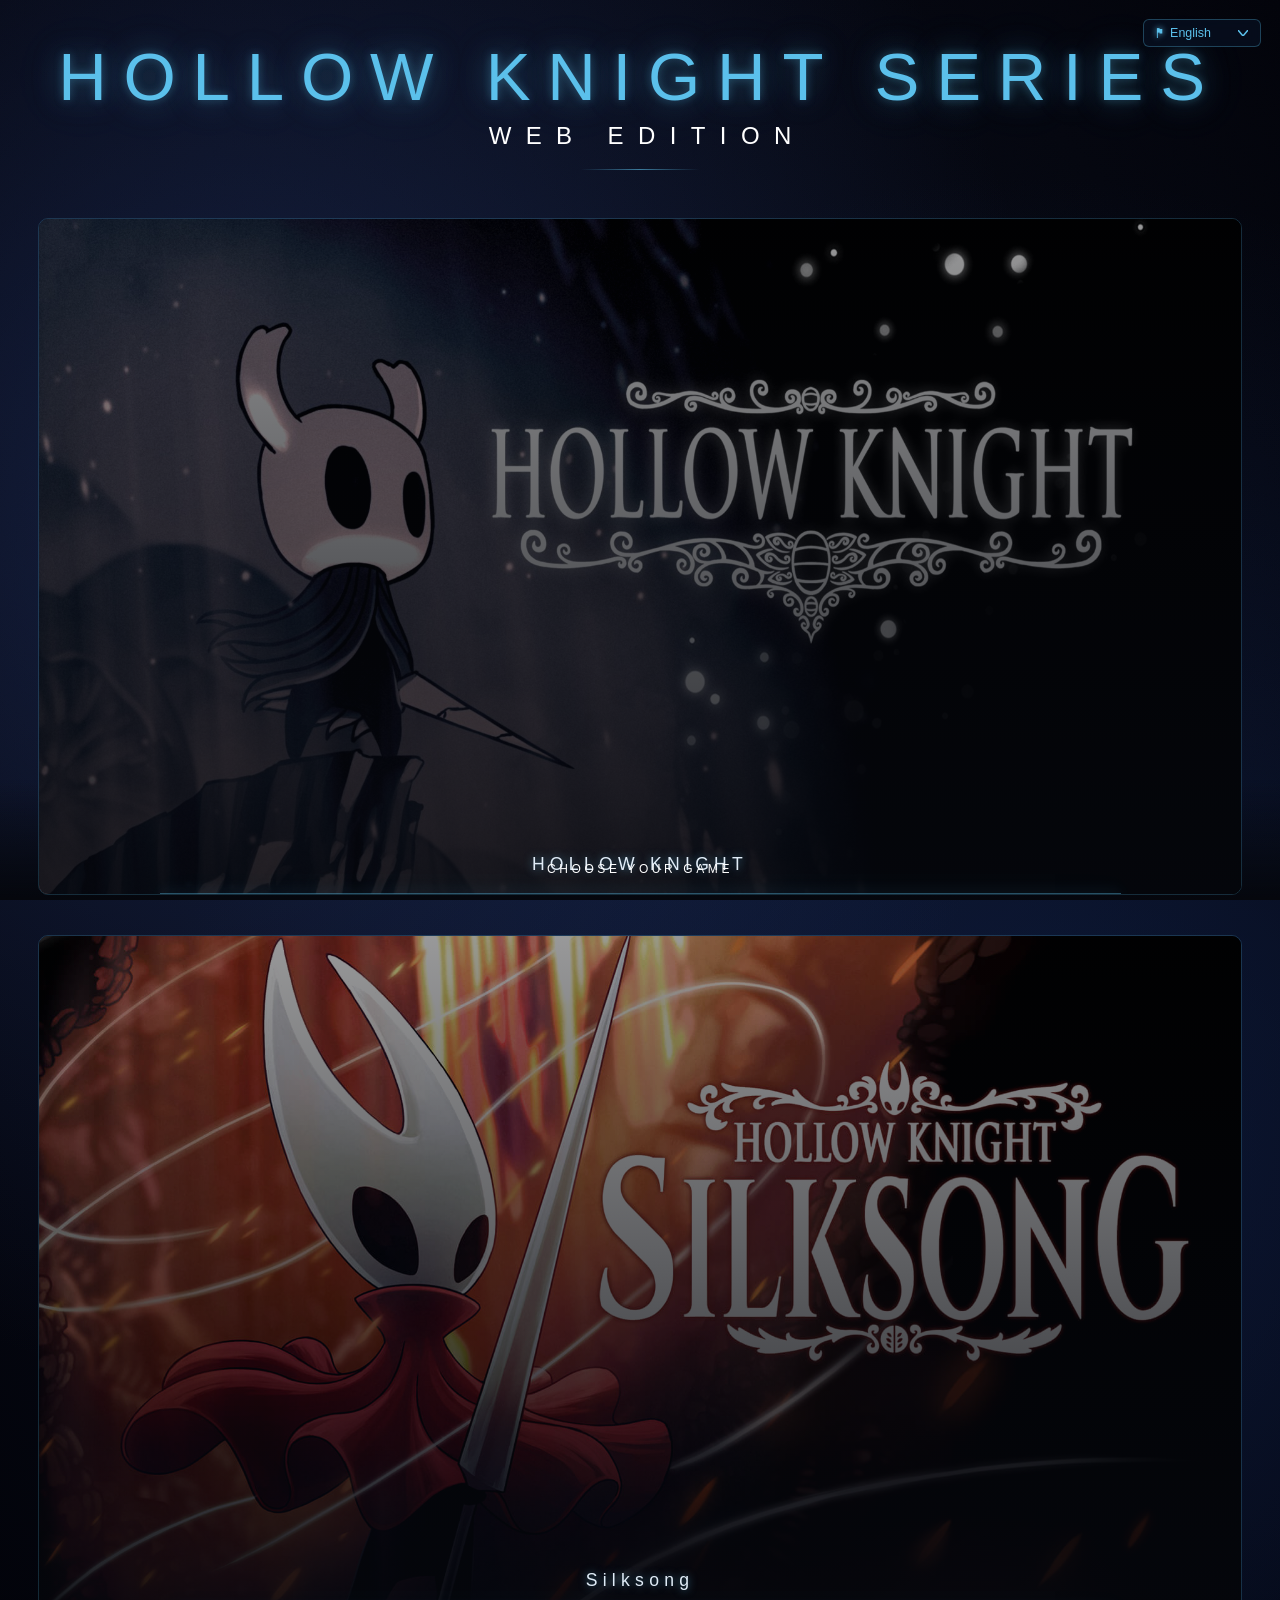
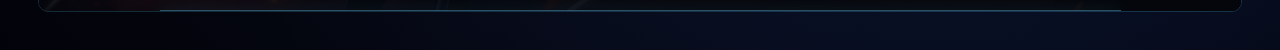
<file: index.html>
<!DOCTYPE html>
<html lang="zh-CN">
	<head>
		<meta charset="UTF-8">
		<meta name="viewport" content="width=device-width, initial-scale=1.0">
		<title data-i18n="title">空洞骑士 · Hollow Knight</title>
		<link rel="stylesheet" href="./style.css" />
	</head>
	<body>
		<!-- 语言切换下拉 -->
		<div class="lang-switch">
			<span class="lang-switch__icon">⚑</span>
			<select id="langSelect" class="lang-switch__select" aria-label="切换语言">
				<option value="zh-CN">简体中文</option>
				<option value="zh-TW">繁體中文</option>
				<option value="zh-HK">繁體香港</option>
				<option value="en-US">English</option>
				<option value="ko-KR">한국어</option>
				<option value="ja-JP">日本語</option>
				<option value="th-TH">ไทย</option>
				<option value="vi-VN">Tiếng Việt</option>
				<option value="ru-RU">Русский</option>
				<option value="kk-KZ">Қазақша</option>
				<option value="es-ES">Español</option>
				<option value="fr-FR">Français</option>
				<option value="de-DE">Deutsch</option>
				<option value="pt-BR">Português</option>
				<option value="it-IT">Italiano</option>
				<option value="tr-TR">Türkçe</option>
				<option value="nl-NL">Nederlands</option>
				<option value="ar-SA">العربية</option>
			</select>
		</div>
		<div class="fireflies" id="fireflies"></div>
		<div class="bottom-fade"></div>
		<main class="stage">
			<div class="title-wrap">
				<h1 class="title-en" data-i18n="title-en">⌈空洞骑士⌋系列</h1>
				<p class="title-cn" data-i18n="title-cn">网 页 版</p>
				<div class="divider"></div>
			</div>
			<div class="entries">
				<a class="card" href="./hk/" target="_blank">
					<img src="./hk/images/background.jpg" alt="空洞骑士" loading="lazy">
					<div class="card-label">
						<div class="card-label__line" data-i18n="card1-line">空 洞 骑 士</div>
					</div>
				</a>
				<a class="card" href="./hks/" target="_blank">
					<img src="./hks/images/background.jpg" alt="空洞骑士：丝之歌" loading="lazy">
					<div class="card-label">
						<div class="card-label__line" data-i18n="card2-line">空洞骑士：丝之歌</div>
					</div>
				</a>
			</div>
		</main>
		<div class="hint" data-i18n="hint">请 选 择 你 的 游 戏</div>
		<script defer src="./script/script.js"></script>
		<!-- 谷歌广告 -->
		<script async
			src="https://pagead2.googlesyndication.com/pagead/js/adsbygoogle.js?client=ca-pub-3670070169085381"
			crossorigin="anonymous"></script>
	</body>
</html>
</file>
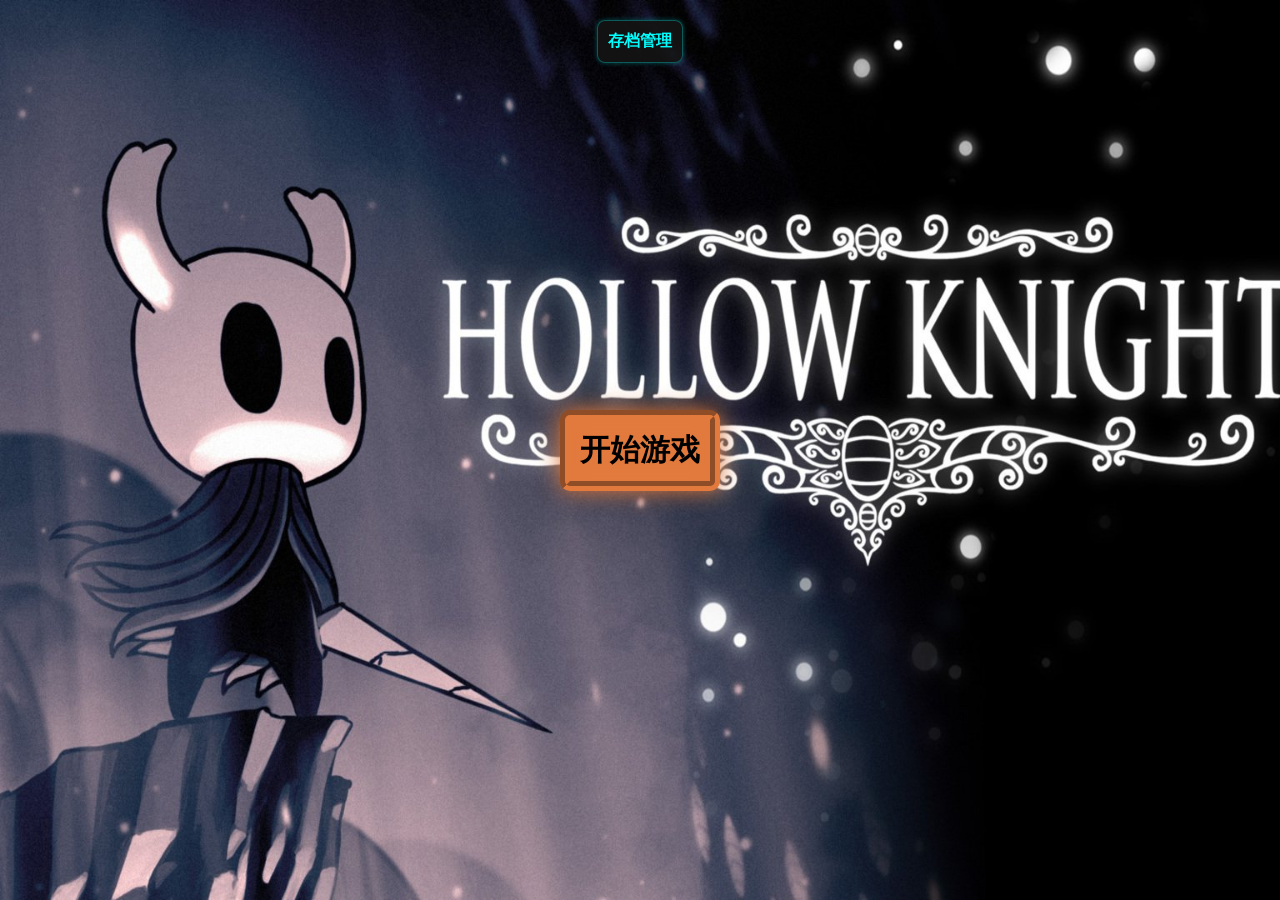
<file: hk/index.html>
<!DOCTYPE html>
<html lang="zh-CN">
	<head>
		<meta charset="utf-8">
		<meta name="viewport" content="width=device-width, initial-scale=1, viewport-fit=cover" />
		<title>空洞骑士网页版</title>
		<link rel="icon" type="image/png" href="./icon.png" />
		<link rel="stylesheet" href="./style.css" />
	</head>
	<body>
		<canvas id="unity-canvas">您的浏览器不支持 canvas</canvas>
		<!-- 移动端虚拟按键（仅触屏设备进入游戏后显示） -->
		<div id="touch-controls">
			<div class="tc-joystick" id="tc-joystick">
				<div class="tc-stick" id="tc-stick"></div>
			</div>
			<div class="tc-side">
				<div class="tc-mini-row">
					<button class="tc-btn tc-mini" data-k="map"><b>Tab</b><small>地图</small></button>
					<button class="tc-btn tc-mini" data-k="inventory"><b>I</b><small>物品</small></button>
				</div>
				<div class="tc-mini-row">
					<button class="tc-btn tc-mini" data-k="dreamnail"><b>D</b><small>梦钉</small></button>
					<button class="tc-btn tc-mini" data-k="superdash"><b>S</b><small>超冲</small></button>
					<button class="tc-btn tc-mini" data-k="quickcast"><b>F</b><small>快施</small></button>
				</div>
				<div class="tc-main">
					<button class="tc-btn tc-big" data-k="focus"><b>A</b><small>聚集</small></button>
					<button class="tc-btn tc-big" data-k="dash"><b>C</b><small>冲刺</small></button>
					<button class="tc-btn tc-big" data-k="attack"><b>X</b><small>攻击</small></button>
					<button class="tc-btn tc-big tc-jump" data-k="jump"><b>Z</b><small>跳跃</small></button>
				</div>
			</div>
		</div>
		<button id="btn-confirm">开始游戏</button>
		<!-- 存档管理 -->
		<button id="savemgr">存档管理</button>
		<!-- LOADER -->
		<div id="loader">
			<div id="progress-bar">
				<div id="progress-fill"></div>
			</div>
			<div id="loading-text">Preparing files...</div>
		</div>
		<!-- 存档管理弹窗 -->
		<div id="save-modal">
			<div id="save-modal-box">
				<div id="save-modal-title">存档管理</div>
				<div id="save-modal-tip">管理游戏存档的导出、导入、拷贝与删除</div>
				<div id="save-slots">
					<div class="slot-row" data-slot="1">
						<div class="slot-info"><span class="slot-name">存档 1</span><span class="slot-status">—</span>
						</div>
						<div class="slot-actions">
							<button class="act-btn act-export" data-act="export">导出</button>
							<button class="act-btn act-import" data-act="import">导入</button>
							<button class="act-btn act-copy" data-act="copy">拷贝</button>
							<button class="act-btn act-delete" data-act="delete">删除</button>
						</div>
					</div>
					<div class="slot-row" data-slot="2">
						<div class="slot-info"><span class="slot-name">存档 2</span><span class="slot-status">—</span>
						</div>
						<div class="slot-actions">
							<button class="act-btn act-export" data-act="export">导出</button>
							<button class="act-btn act-import" data-act="import">导入</button>
							<button class="act-btn act-copy" data-act="copy">拷贝</button>
							<button class="act-btn act-delete" data-act="delete">删除</button>
						</div>
					</div>
					<div class="slot-row" data-slot="3">
						<div class="slot-info"><span class="slot-name">存档 3</span><span class="slot-status">—</span>
						</div>
						<div class="slot-actions">
							<button class="act-btn act-export" data-act="export">导出</button>
							<button class="act-btn act-import" data-act="import">导入</button>
							<button class="act-btn act-copy" data-act="copy">拷贝</button>
							<button class="act-btn act-delete" data-act="delete">删除</button>
						</div>
					</div>
					<div class="slot-row" data-slot="4">
						<div class="slot-info"><span class="slot-name">存档 4</span><span class="slot-status">—</span>
						</div>
						<div class="slot-actions">
							<button class="act-btn act-export" data-act="export">导出</button>
							<button class="act-btn act-import" data-act="import">导入</button>
							<button class="act-btn act-copy" data-act="copy">拷贝</button>
							<button class="act-btn act-delete" data-act="delete">删除</button>
						</div>
					</div>
					<div class="slot-divider">备用存档（游戏内不会读取，仅用于数据备份与拷贝）</div>
					<div class="slot-row slot-row-backup" data-slot="5">
						<div class="slot-info"><span class="slot-name">备用 1</span><span class="slot-status">—</span>
						</div>
						<div class="slot-actions">
							<button class="act-btn act-export" data-act="export">导出</button>
							<button class="act-btn act-import" data-act="import">导入</button>
							<button class="act-btn act-copy" data-act="copy">拷贝</button>
							<button class="act-btn act-delete" data-act="delete">删除</button>
						</div>
					</div>
					<div class="slot-row slot-row-backup" data-slot="6">
						<div class="slot-info"><span class="slot-name">备用 2</span><span class="slot-status">—</span>
						</div>
						<div class="slot-actions">
							<button class="act-btn act-export" data-act="export">导出</button>
							<button class="act-btn act-import" data-act="import">导入</button>
							<button class="act-btn act-copy" data-act="copy">拷贝</button>
							<button class="act-btn act-delete" data-act="delete">删除</button>
						</div>
					</div>
				</div>
				<button id="save-modal-cancel">关闭</button>
			</div>
		</div>
		<!-- 删除确认弹窗 -->
		<div id="confirm-modal">
			<div id="confirm-modal-box">
				<div id="confirm-title">删除存档</div>
				<div id="confirm-text">确定要删除该存档吗？此操作不可恢复。</div>
				<div id="confirm-actions">
					<button id="confirm-cancel">取消</button>
					<button id="confirm-ok">确认删除</button>
				</div>
			</div>
		</div>
		<!-- 拷贝目标选择弹窗 -->
		<div id="copy-modal">
			<div id="copy-modal-box">
				<div id="copy-title">拷贝存档</div>
				<div id="copy-text">拷贝到目标存档：</div>
				<div id="copy-targets">
					<button class="copy-tgt" data-dst="1">存档 1</button>
					<button class="copy-tgt" data-dst="2">存档 2</button>
					<button class="copy-tgt" data-dst="3">存档 3</button>
					<button class="copy-tgt" data-dst="4">存档 4</button>
					<button class="copy-tgt copy-tgt-backup" data-dst="5">备用 1</button>
					<button class="copy-tgt copy-tgt-backup" data-dst="6">备用 2</button>
				</div>
				<button id="copy-cancel">取消</button>
			</div>
		</div>
		<!-- 操作结果提示 -->
		<div id="save-toast"></div>
		<!-- UNITY -->
		<div id="unity-mobile-warning">WebGL not supported on mobile</div>
		<script defer src="./script/script.js"></script>
		<!-- 谷歌广告 -->
		<script async
			src="https://pagead2.googlesyndication.com/pagead/js/adsbygoogle.js?client=ca-pub-3670070169085381"
			crossorigin="anonymous"></script>
	</body>
</html>
</file>
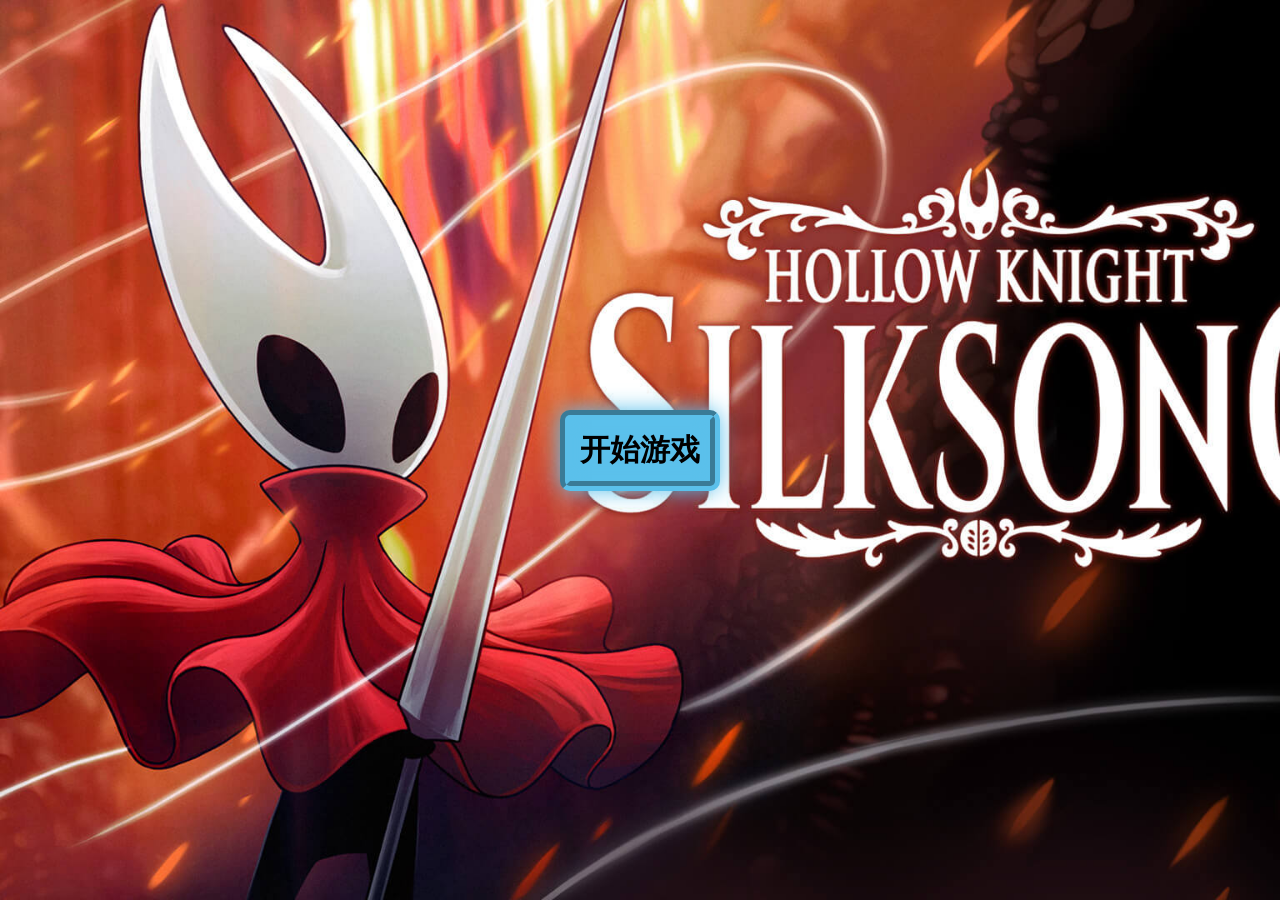
<file: hks/index.html>
<!DOCTYPE html>
<html lang="zh-CN">
	<head>
		<meta charset="utf-8">
		<meta http-equiv="Content-Type" content="text/html; charset=utf-8">
		<title>空洞骑士：丝之歌 网页版</title>
		<link rel="shortcut icon" href="./TemplateData/favicon.ico">
		<link rel="stylesheet" href="./TemplateData/style.css">
	</head>
	<body>
		<canvas id="unity-canvas">您的浏览器不支持 canvas</canvas>
		<button id="stbtn">开始游戏</button>
		<div id="unity-loading-bar">
			<div id="unity-logo"></div>
			<div id="unity-progress-bar-empty">
				<div id="unity-progress-bar-full"></div>
			</div>
			<div id="loading-text">加载中...</div>
		</div>
		<div id="unity-warning"> </div>
		<script defer src="./script/script.js"></script>
		<!-- 谷歌广告 -->
		<script async
			src="https://pagead2.googlesyndication.com/pagead/js/adsbygoogle.js?client=ca-pub-3670070169085381"
			crossorigin="anonymous"></script>
	</body>
</html>
</file>
<file: style.css>
*,
*::before,
*::after {
	box-sizing: border-box;
	margin: 0;
	padding: 0;
	font-family: "Segoe UI", "PingFang SC", "Microsoft YaHei", "Noto Sans CJK SC",
		"Microsoft JhengHei", "PingFang TC", "Noto Sans TC",
		"Malgun Gothic", "Noto Sans CJK KR",
		"Yu Gothic", "Meiryo", "Noto Sans CJK JP",
		"Sarabun", "Noto Sans Thai",
		"Segoe UI", "Tahoma", "Arial", sans-serif;
}

:root {
	--bg-deep: #05070d;
	--bg-mid: #0d1220;
	--glow-cyan: #5bc0eb;
	--glow-blue: #7aa2f7;
	--glow-soft: rgba(91, 192, 235, 0.35);
	--text-main: #fff;
	--accent: #c9a961;
}

html,
body {
	min-height: 100%;
	min-height: 100dvh;
	overflow-x: hidden;
	overflow-y: auto;
	color: var(--text-main);
	background: var(--bg-deep);
	-webkit-tap-highlight-color: transparent;
}

/* 背景层：深蓝渐变 + 噪点 + 微光点 */
body {
	position: relative;
	background:
		radial-gradient(ellipse at 20% 30%, rgba(40, 60, 120, 0.45) 0%, transparent 55%),
		radial-gradient(ellipse at 80% 70%, rgba(20, 40, 90, 0.5) 0%, transparent 60%),
		radial-gradient(ellipse at 50% 50%, rgba(10, 15, 30, 1) 0%, #02030a 100%);
}

/* 噪点覆盖层 */
body::before {
	content: "";
	position: fixed;
	inset: 0;
	pointer-events: none;
	opacity: 0.08;
	background-image: url("data:image/svg+xml;utf8,<svg xmlns='http://www.w3.org/2000/svg' width='160' height='160'><filter id='n'><feTurbulence type='fractalNoise' baseFrequency='0.9' numOctaves='2' stitchTiles='stitch'/></filter><rect width='100%' height='100%' filter='url(%23n)' opacity='0.6'/></svg>");
	mix-blend-mode: overlay;
	z-index: 1;
}

/* 浮动光点 */
.fireflies {
	position: fixed;
	inset: 0;
	pointer-events: none;
	z-index: 2;
	overflow: hidden;
}

.fireflies span {
	position: absolute;
	width: 3px;
	height: 3px;
	background: var(--glow-cyan);
	border-radius: 50%;
	box-shadow: 0 0 8px 2px var(--glow-cyan);
	opacity: 0;
	animation: float linear infinite;
}

@keyframes float {
	0% {
		transform: translate(0, 0) scale(1);
		opacity: 0;
	}

	10% {
		opacity: 0.8;
	}

	50% {
		transform: translate(var(--dx, 30px), -80px) scale(1.2);
		opacity: 0.6;
	}

	90% {
		opacity: 0.7;
	}

	100% {
		transform: translate(calc(var(--dx, 30px) * 2), -160px) scale(0.6);
		opacity: 0;
	}
}

/* 主容器 */
.stage {
	position: relative;
	z-index: 3;
	min-height: 100vh;
	min-height: 100dvh;
	display: flex;
	flex-direction: column;
	align-items: center;
	justify-content: center;
	padding: clamp(1rem, 3vw, 3rem);
}

/* 标题 */
.title-wrap {
	text-align: center;
	margin-bottom: 3rem;
	animation: fadeDown 1.2s ease-out both;
}

@keyframes fadeDown {
	from {
		opacity: 0;
		transform: translateY(-20px);
	}

	to {
		opacity: 1;
		transform: translateY(0);
	}
}

.title-en {
	font-size: clamp(2rem, 6vw, 4.2rem);
	font-weight: 200;
	letter-spacing: 0.25em;
	color: var(--glow-cyan);
	text-shadow:
		0 0 10px var(--glow-soft),
		0 0 30px var(--glow-soft),
		0 0 60px rgba(91, 192, 235, 0.2);
	margin-bottom: 0.4rem;
}

.title-cn {
	font-size: clamp(1rem, 2.2vw, 1.5rem);
	letter-spacing: 0.6em;
	color: var(--text-main);
	padding-left: 0.6em;
	/* 补偿 letter-spacing */
}

.divider {
	width: 120px;
	height: 1px;
	background: linear-gradient(90deg, transparent, var(--glow-cyan), transparent);
	margin: 1.2rem auto 0;
	opacity: 0.6;
}

/* 入口卡片 */
.entries {
	display: flex;
	gap: clamp(1rem, 4vw, 2.5rem);
	flex-wrap: wrap;
	justify-content: center;
	animation: fadeUp 1.2s 0.3s ease-out both;
}

@keyframes fadeUp {
	from {
		opacity: 0;
		transform: translateY(30px);
	}

	to {
		opacity: 1;
		transform: translateY(0);
	}
}

.card {
	position: relative;
	width: width: clamp(160px, 26vw, 340px);
	min-width: 0;
	aspect-ratio: 16 / 9;
	border-radius: 10px;
	overflow: hidden;
	cursor: pointer;
	text-decoration: none;
	display: block;
	border: 1px solid rgba(91, 192, 235, 0.2);
	transition: transform 0.5s ease, box-shadow 0.5s ease;
}

.card img {
	width: 100%;
	height: 100%;
	object-fit: cover;
	filter: saturate(0.85) contrast(1.05) brightness(0.7);
	transition: filter 0.6s ease, transform 0.8s ease;
}

/* 渐变遮罩 */
.card::after {
	content: "";
	position: absolute;
	inset: 0;
	background:
		linear-gradient(180deg, rgba(5, 7, 13, 0.15) 0%, rgba(5, 7, 13, 0.85) 100%);
	transition: background 0.5s ease;
}

/* 底部发光线 */
.card::before {
	content: "";
	position: absolute;
	left: 10%;
	right: 10%;
	bottom: 0;
	height: 1px;
	background: var(--glow-cyan);
	box-shadow: 0 0 12px var(--glow-cyan), 0 0 24px var(--glow-cyan);
	opacity: 0.4;
	z-index: 2;
	transition: opacity 0.4s ease;
}

.card:hover {
	transform: translateY(-6px);
	box-shadow:
		0 10px 40px rgba(91, 192, 235, 0.25),
		0 0 0 1px rgba(91, 192, 235, 0.5);
	border-color: transparent;
}

.card:hover img {
	filter: saturate(1) contrast(1.1) brightness(0.9);
	transform: scale(1.06);
}

.card:hover::after {
	background: linear-gradient(180deg, rgba(5, 7, 13, 0.05) 0%, rgba(5, 7, 13, 0.65) 100%);
}

.card:hover::before {
	opacity: 1;
}

.card-label {
	position: absolute;
	left: 0;
	right: 0;
	bottom: 1.2rem;
	text-align: center;
	z-index: 3;
	pointer-events: none;
}

.card-label__line {
	font-size: 1.1rem;
	font-weight: 300;
	letter-spacing: 0.3em;
	color: #e0ecf7;
	text-shadow: 0 0 8px rgba(91, 192, 235, 0.6);
}

/* 底部提示 */
.hint {
	position: fixed;
	bottom: 1.5rem;
	left: 0;
	right: 0;
	text-align: center;
	font-size: 0.75rem;
	letter-spacing: 0.3em;
	color: var(--text-main);
	z-index: 3;
	animation: pulse 3s ease-in-out infinite;
}

@keyframes pulse {

	0%,
	100% {
		opacity: 0.4;
	}

	50% {
		opacity: 0.9;
	}
}

/* 页面底部渐变淡出 */
.bottom-fade {
	position: fixed;
	left: 0;
	right: 0;
	bottom: 0;
	height: 120px;
	background: linear-gradient(to top, var(--bg-deep), transparent);
	pointer-events: none;
	z-index: 1;
}

/* 语言切换下拉 */
.lang-switch {
	position: fixed;
	top: 1.2rem;
	right: 1.2rem;
	z-index: 10;
	display: inline-flex;
	align-items: center;
	gap: 0.35rem;
	padding: 0.35rem 0.75rem;
	font-size: 0.78rem;
	letter-spacing: 0.15em;
	color: var(--glow-cyan);
	background: rgba(10, 20, 40, 0.55);
	border: 1px solid rgba(91, 192, 235, 0.3);
	border-radius: 6px;
	backdrop-filter: blur(6px);
	-webkit-backdrop-filter: blur(6px);
	transition: all 0.3s ease;
	cursor: pointer;
}

.lang-switch:hover {
	background: rgba(10, 20, 40, 0.85);
	border-color: var(--glow-cyan);
	box-shadow: 0 0 12px rgba(91, 192, 235, 0.3);
}

.lang-switch__icon {
	font-size: 0.9rem;
	line-height: 1;
	filter: drop-shadow(0 0 3px var(--glow-cyan));
	flex-shrink: 0;
}

.lang-switch__select {
	appearance: none;
	-webkit-appearance: none;
	font-size: inherit;
	color: inherit;
	background: transparent;
	border: none;
	outline: none;
	cursor: pointer;
	padding-right: 1.1em;
	/* 自定义下拉箭头 */
	background-image: url("data:image/svg+xml;utf8,<svg xmlns='http://www.w3.org/2000/svg' width='10' height='6'><path d='M0 0 L5 6 L10 0' fill='none' stroke='%235bc0eb' stroke-width='1.5'/></svg>");
	background-repeat: no-repeat;
	background-position: right center;
}

/* option 在非 WebKit 浏览器上的背景色覆盖 */
.lang-switch__select option {
	background: #0a1428;
	color: var(--text-main);
}

.lang-switch__select optgroup {
	background: #0a1428;
	color: var(--glow-cyan);
	font-size: 0.72rem;
	font-style: normal;
	opacity: 0.9;
}

@media (max-width: 600px) {
	.lang-switch {
		top: 0.8rem;
		right: 0.8rem;
		padding: 0.3rem 0.6rem;
		font-size: 0.72rem;
		letter-spacing: 0.1em;
	}
}

/* =========================================================
     RTL（阿拉伯语）方向支持
     ========================================================= */

html[dir="rtl"] .lang-switch {
	right: auto;
	left: 1.2rem;
}

html[dir="rtl"] .stage {
	direction: rtl;
}

html[dir="rtl"] .hint {
	direction: rtl;
}

html[dir="rtl"] .card-label {
	text-align: center;
}

@media (max-width: 600px) {
	html[dir="rtl"] .lang-switch {
		left: 0.8rem;
	}
}

/* 平板：600px ~ 960px */
@media (max-width: 960px) {
	.title-wrap {
		margin-bottom: 2rem;
	}

	.card-label__line {
		font-size: 1rem;
		letter-spacing: 0.25em;
	}
}

/* 手机：≤ 600px —— 单列、触控友好 */
@media (max-width: 600px) {
	.stage {
		justify-content: flex-start;
		padding-top: 4rem;
		padding-bottom: 5rem;
	}

	.title-wrap {
		margin-bottom: 2.5rem;
	}

	.title-en {
		font-size: clamp(1.6rem, 10vw, 2.6rem);
		letter-spacing: 0.18em;
	}

	.title-cn {
		font-size: clamp(0.85rem, 4.2vw, 1.1rem);
		letter-spacing: 0.35em;
		padding-left: 0.35em;
	}

	.divider {
		width: 80px;
	}

	.entries {
		flex-direction: column;
		gap: 1.2rem;
		align-items: center;
		width: 100%;
	}

	.card {
		width: min(92vw, 380px);
		max-width: 100%;
		aspect-ratio: 16 / 10;
		border-radius: 8px;
	}

	.card-label {
		bottom: 0.9rem;
	}

	.card-label__line {
		font-size: 0.95rem;
		letter-spacing: 0.25em;
	}

	.hint {
		font-size: 0.65rem;
		letter-spacing: 0.2em;
		bottom: 1rem;
	}

	.bottom-fade {
		height: 80px;
	}

	/* 手机端降低光点数，减少渲染压力 */
	.fireflies span {
		opacity: 0.5;
	}
}

/* 超小屏：≤ 360px */
@media (max-width: 360px) {
	.stage {
		padding-top: 2.5rem;
	}

	.title-en {
		font-size: 1.5rem;
		letter-spacing: 0.12em;
	}

	.title-cn {
		font-size: 0.8rem;
		letter-spacing: 0.25em;
		padding-left: 0.25em;
	}

	.card {
		aspect-ratio: 16 / 11;
	}

	.card-label__line {
		font-size: 0.85rem;
	}
}

/* 横屏手机（宽 > 高）— 卡片并排紧凑 */
@media (max-height: 500px) and (orientation: landscape) {
	.stage {
		justify-content: center;
		padding: 1rem 1.5rem;
	}

	.title-wrap {
		margin-bottom: 1.2rem;
	}

	.title-en {
		font-size: clamp(1.2rem, 5vw, 2rem);
		margin-bottom: 0.2rem;
	}

	.title-cn {
		font-size: clamp(0.7rem, 2.5vw, 0.9rem);
		letter-spacing: 0.3em;
	}

	.divider {
		width: 60px;
		margin-top: 0.6rem;
	}

	.entries {
		flex-direction: row;
		gap: 1rem;
	}

	.card {
		width: clamp(140px, 30vw, 220px);
		aspect-ratio: 4 / 3;
	}
}

/* 触控设备：禁用 hover 提升，改用 :active 反馈 */
@media (hover: none),
(pointer: coarse) {
	.card:hover {
		transform: none;
		box-shadow: none;
		border-color: rgba(91, 192, 235, 0.2);
	}

	.card:hover img {
		filter: saturate(0.85) contrast(1.05) brightness(0.7);
		transform: none;
	}

	.card:hover::after {
		background: linear-gradient(180deg, rgba(5, 7, 13, 0.15) 0%, rgba(5, 7, 13, 0.85) 100%);
	}

	.card:hover::before {
		opacity: 0.4;
	}

	.card:active {
		transform: scale(0.97);
		box-shadow: 0 0 0 1px rgba(91, 192, 235, 0.6);
	}
}

/* 超高像素密度屏：让发光线更锐利 */
@media (-webkit-min-device-pixel-ratio: 2),
(min-resolution: 2dppx) {

	.card::before,
	.divider {
		height: 0.5px;
	}
}

/* 超宽屏 > 1440px：整体适度放大 */
@media (min-width: 1441px) {
	.title-en {
		font-size: 5rem;
	}

	.title-cn {
		font-size: 1.8rem;
	}

	.divider {
		width: 160px;
	}

	.card {
		width: clamp(360px, 24vw, 460px);
	}

	.stage {
		padding: 4rem;
	}
}

/* 关闭空广告 */
ins.adsbygoogle[data-ad-status="unfilled"] {
	display: none !important;
}
</file>
<file: hk/style.css>
* {
	margin: 0;
	padding: 0;
	user-select: none;
	touch-action: none;
	font-family: YouYuan, Yuanti SC, KaiTi, Arial, sans-serif;
}

body {
	overflow: hidden;
	background: #2e3a52 url('./images/background.jpg') no-repeat center/cover fixed;
}

/* LOADER */
#loader {
	position: fixed;
	inset: 0;
	display: none;
	flex-direction: column;
	justify-content: center;
	align-items: center;
	gap: 10px;
	z-index: 10;
}

#btn-confirm {
	padding: 10px;
	font-size: 30px;
	cursor: pointer;
	border-radius: 10px;
	background: #e27a3e;
	color: #000;
	transition: background 0.2s;
	font-weight: bold;
	border: 10px groove #e27a3e;
	box-shadow: inset 0 0 .5em #e27a3e, 0 0 .75em #e27a3e;
	position: fixed;
	margin: auto;
	top: 0;
	left: 0;
	right: 0;
	bottom: 0;
	height: min-content;
	width: max-content;
	z-index: 100;
}

#btn-confirm:hover {
	background: #c16635;
}

#btn-confirm:active {
	background: #c16635;
}

#progress-bar {
	width: 420px;
	height: 15px;
	background: #000;
	border-radius: 10px;
	overflow: hidden;
	box-shadow:
		0 0 3px #2e3a52,
		0 0 8px rgba(0, 255, 255, .4);
}

#progress-fill {
	width: 0%;
	height: 100%;
	background: #0ff;
	border-radius: 10px;
	box-shadow:
		0 0 4px #0ff,
		0 0 10px rgba(0, 255, 255, .6);
	transition: width .2s;
}

#loading-text {
	color: #0ff;
	font-size: 20px;
	font-weight: bold;
	background-color: #2e3a52;
	padding: 5px;
	border-radius: 10px;
}

/* UNITY */
#unity-canvas {
	position: relative;
	z-index: 1;
	width: 100vw;
	height: 100vh;
	display: block;
	background: transparent;
}

#unity-mobile-warning {
	display: none;
	position: fixed;
	top: 50%;
	left: 50%;
	transform: translate(-50%, -50%);
	color: #fff;
	background: rgba(0, 0, 0, .9);
	padding: 20px;
	border-radius: 8px;
	font: 14px Arial;
	z-index: 9999;
}

/* 存档管理按钮 */
#savemgr {
	position: fixed;
	top: 20px;
	right: 0;
	left: 0;
	width: max-content;
	margin: auto;
	padding: 10px;
	cursor: pointer;
	background: rgba(20, 20, 20, .9);
	color: #0ff;
	border: 1px solid rgba(0, 255, 255, .3);
	border-radius: 8px;
	font-size: 16px;
	font-weight: bold;
	z-index: 9999;
	transition: .3s;
	box-shadow:
		0 0 5px rgba(0, 255, 255, .3);
}

#savemgr:hover {
	background: rgba(40, 40, 40, .95);
	box-shadow:
		0 0 10px rgba(0, 255, 255, .6);
}

/* 存档槽位选择弹窗 */
#save-modal {
	position: fixed;
	inset: 0;
	display: none;
	align-items: center;
	justify-content: center;
	padding: 16px;
	background: rgba(0, 0, 0, .62);
	z-index: 10000;
}

#save-modal.show {
	display: flex;
}

#save-modal-box {
	width: min(468px, 100%);
	max-height: calc(100vh - 32px);
	overflow-y: auto;
	box-sizing: border-box;
	padding: 26px 24px 22px;
	text-align: center;
	background: rgba(16, 18, 24, .97);
	border: 1px solid rgba(0, 255, 255, .35);
	border-radius: 14px;
	box-shadow: 0 0 28px rgba(0, 255, 255, .22);
	animation: modal-pop .18s ease;
	-webkit-overflow-scrolling: touch;
}

@keyframes modal-pop {
	from {
		transform: scale(.92);
		opacity: 0;
	}

	to {
		transform: scale(1);
		opacity: 1;
	}
}

#save-modal-title {
	font-size: 21px;
	font-weight: bold;
	color: #0ff;
	text-shadow: 0 0 10px rgba(0, 255, 255, .55);
	margin-bottom: 6px;
}

#save-modal-tip {
	font-size: 13px;
	color: #86b8b8;
	margin-bottom: 20px;
}

#save-slots {
	display: flex;
	flex-direction: column;
	gap: 10px;
	margin-bottom: 20px;
}

.slot-row {
	display: flex;
	align-items: center;
	justify-content: space-between;
	padding: 12px 16px;
	border-radius: 10px;
	background: rgba(0, 255, 255, .05);
	border: 1px solid rgba(0, 255, 255, .18);
}

.slot-info {
	display: flex;
	flex-direction: column;
	align-items: flex-start;
	gap: 2px;
	flex: 1 1 auto;
	min-width: 0;
}

.slot-name {
	font-size: 16px;
	font-weight: bold;
	color: #d7f5f5;
	white-space: nowrap;
}

.slot-status {
	font-size: 12px;
	color: #7f9a9a;
	max-width: 100%;
	white-space: nowrap;
	overflow: hidden;
	text-overflow: ellipsis;
}

.slot-status.has {
	color: #42e6a4;
}

.slot-divider {
	margin: 6px 0 2px;
	font-size: 12px;
	color: #8d9bd0;
	font-weight: bold;
	letter-spacing: 1px;
	text-align: left;
}

.slot-row-backup {
	border-color: rgba(122, 167, 255, .28);
	background: rgba(122, 167, 255, .04);
}

.slot-actions {
	display: flex;
	gap: 6px;
	flex: 0 0 auto;
}

.act-btn {
	padding: 7px 9px;
	font-size: 14px;
	cursor: pointer;
	border-radius: 8px;
	transition: .2s;
	white-space: nowrap;
	flex: 0 0 auto;
}

.act-export {
	color: #0ff;
	background: rgba(0, 255, 255, .08);
	border: 1px solid rgba(0, 255, 255, .35);
}

.act-export:hover {
	background: rgba(0, 255, 255, .2);
	box-shadow: 0 0 12px rgba(0, 255, 255, .45);
}

.act-import {
	color: #ffd166;
	background: rgba(255, 209, 102, .07);
	border: 1px solid rgba(255, 209, 102, .35);
}

.act-import:hover {
	background: rgba(255, 209, 102, .18);
	box-shadow: 0 0 12px rgba(255, 209, 102, .4);
}

.act-copy {
	color: #7aa7ff;
	background: rgba(122, 167, 255, .08);
	border: 1px solid rgba(122, 167, 255, .38);
}

.act-copy:hover {
	background: rgba(122, 167, 255, .2);
	box-shadow: 0 0 12px rgba(122, 167, 255, .45);
}

.act-delete {
	color: #ff7a7a;
	background: rgba(255, 90, 90, .07);
	border: 1px solid rgba(255, 90, 90, .35);
}

.act-delete:hover {
	background: rgba(255, 90, 90, .18);
	box-shadow: 0 0 12px rgba(255, 90, 90, .4);
}

.act-btn:disabled {
	opacity: .3;
	cursor: not-allowed;
	box-shadow: none;
	background: transparent;
}

#save-modal-cancel {
	padding: 8px 26px;
	font-size: 14px;
	cursor: pointer;
	border-radius: 8px;
	color: #9fb3bd;
	background: transparent;
	border: 1px solid rgba(159, 179, 189, .4);
	transition: .2s;
}

#save-modal-cancel:hover {
	color: #fff;
	border-color: #fff;
}

/* 操作结果提示 toast */
#save-toast {
	position: fixed;
	left: 50%;
	bottom: 48px;
	transform: translate(-50%, 16px);
	max-width: 80vw;
	padding: 12px 22px;
	font-size: 15px;
	border-radius: 10px;
	color: #0ff;
	background: rgba(16, 18, 24, .97);
	border: 1px solid rgba(0, 255, 255, .4);
	box-shadow: 0 0 20px rgba(0, 255, 255, .25);
	opacity: 0;
	pointer-events: none;
	z-index: 10001;
	transition: opacity .25s, transform .25s;
}

#save-toast.show {
	opacity: 1;
	transform: translate(-50%, 0);
}

#save-toast.error {
	color: #ff7a7a;
	border-color: rgba(255, 90, 90, .5);
	box-shadow: 0 0 20px rgba(255, 90, 90, .25);
}

/* 删除确认弹窗 */
#confirm-modal {
	position: fixed;
	inset: 0;
	display: none;
	align-items: center;
	justify-content: center;
	padding: 16px;
	background: rgba(0, 0, 0, .7);
	z-index: 10002;
}

#confirm-modal.show {
	display: flex;
}

#confirm-modal-box {
	width: min(340px, 100%);
	box-sizing: border-box;
	max-height: calc(100vh - 32px);
	overflow-y: auto;
	padding: 26px 28px 22px;
	text-align: center;
	background: rgba(16, 18, 24, .98);
	border: 1px solid rgba(255, 90, 90, .4);
	border-radius: 14px;
	box-shadow: 0 0 28px rgba(255, 90, 90, .22);
	animation: modal-pop .18s ease;
}

#confirm-title {
	font-size: 20px;
	font-weight: bold;
	color: #ff7a7a;
	text-shadow: 0 0 10px rgba(255, 90, 90, .5);
	margin-bottom: 12px;
}

#confirm-text {
	font-size: 14px;
	line-height: 1.6;
	white-space: pre-line;
	color: #c4d4d4;
	margin-bottom: 22px;
}

#confirm-actions {
	display: flex;
	gap: 12px;
	justify-content: center;
}

#confirm-actions button {
	padding: 9px 22px;
	font-size: 14px;
	cursor: pointer;
	border-radius: 8px;
	transition: .2s;
}

#confirm-cancel {
	color: #9fb3bd;
	background: transparent;
	border: 1px solid rgba(159, 179, 189, .4);
}

#confirm-cancel:hover {
	color: #fff;
	border-color: #fff;
}

#confirm-ok {
	color: #fff;
	background: rgba(255, 70, 70, .85);
	border: 1px solid rgba(255, 90, 90, .6);
}

#confirm-ok:hover {
	background: rgba(255, 50, 50, 1);
	box-shadow: 0 0 14px rgba(255, 90, 90, .55);
}

/* 拷贝目标选择弹窗 */
#copy-modal {
	position: fixed;
	inset: 0;
	display: none;
	align-items: center;
	justify-content: center;
	padding: 16px;
	background: rgba(0, 0, 0, .7);
	z-index: 10001;
}

#copy-modal.show {
	display: flex;
}

#copy-modal-box {
	width: min(340px, 100%);
	box-sizing: border-box;
	max-height: calc(100vh - 32px);
	overflow-y: auto;
	padding: 26px 28px 22px;
	text-align: center;
	background: rgba(16, 18, 24, .98);
	border: 1px solid rgba(122, 167, 255, .45);
	border-radius: 14px;
	box-shadow: 0 0 28px rgba(122, 167, 255, .22);
	animation: modal-pop .18s ease;
}

#copy-title {
	font-size: 20px;
	font-weight: bold;
	color: #9db9ff;
	text-shadow: 0 0 10px rgba(122, 167, 255, .5);
	margin-bottom: 12px;
}

#copy-text {
	font-size: 14px;
	color: #c4d4d4;
	margin-bottom: 18px;
}

#copy-targets {
	display: grid;
	grid-template-columns: repeat(2, 1fr);
	gap: 10px;
	margin-bottom: 20px;
}

.copy-tgt {
	padding: 14px 0;
	font-size: 15px;
	font-weight: bold;
	cursor: pointer;
	border-radius: 10px;
	color: #9db9ff;
	background: rgba(122, 167, 255, .08);
	border: 1px solid rgba(122, 167, 255, .38);
	transition: .2s;
}

.copy-tgt:hover {
	background: rgba(122, 167, 255, .2);
	box-shadow: 0 0 14px rgba(122, 167, 255, .5);
}

.copy-tgt:disabled {
	opacity: .3;
	cursor: not-allowed;
	box-shadow: none;
	background: transparent;
}

#copy-cancel {
	padding: 8px 26px;
	font-size: 14px;
	cursor: pointer;
	border-radius: 8px;
	color: #9fb3bd;
	background: transparent;
	border: 1px solid rgba(159, 179, 189, .4);
	transition: .2s;
}

#copy-cancel:hover {
	color: #fff;
	border-color: #fff;
}

/* 弹窗内恢复垂直触摸滚动：全局 * { touch-action: none } 是为游戏触屏控制设置的，会连带禁用弹窗的触摸滚动，这里仅对弹窗及其子元素放开纵向手势（点击不受影响） */
#save-modal-box,
#save-modal-box *,
#confirm-modal-box,
#confirm-modal-box *,
#copy-modal-box,
#copy-modal-box * {
	touch-action: pan-y;
}

/* ========== 移动端虚拟按键 ========== */
#touch-controls {
	display: none;
	position: fixed;
	inset: 0;
	z-index: 500;
	pointer-events: none;
	/* 不遮挡游戏画面，只在按钮上接收触摸 */
}

/* 触屏设备 + 进入游戏后显示 */
@media (pointer: coarse) {
	body.game-running #touch-controls {
		display: block;
	}
}

.tc-btn {
	pointer-events: auto;
	display: flex;
	flex-direction: column;
	align-items: center;
	justify-content: center;
	gap: 1px;
	margin: 0;
	padding: 0;
	font-family: inherit;
	color: #fff;
	background: rgba(20, 24, 32, .32);
	border: 2px solid rgba(255, 255, 255, .55);
	border-radius: 50%;
	cursor: pointer;
	user-select: none;
	-webkit-user-select: none;
	-webkit-tap-highlight-color: transparent;
	touch-action: none;
	backdrop-filter: blur(1px);
	transition: background .08s, transform .08s;
}

.tc-btn b {
	font-size: 20px;
	font-weight: bold;
	line-height: 1;
}

.tc-btn small {
	font-size: 10px;
	line-height: 1;
	opacity: .82;
}

.tc-btn .tc-arrow {
	font-size: 22px;
	line-height: 1;
}

.tc-btn.active,
.tc-btn:active {
	background: rgba(255, 255, 255, .38);
	transform: scale(.93);
}

/* 左下：虚拟摇杆（8 向 → 方向键） */
.tc-joystick {
	position: absolute;
	left: calc(26px + env(safe-area-inset-left));
	bottom: calc(26px + env(safe-area-inset-bottom));
	width: 132px;
	height: 132px;
	border-radius: 50%;
	background: radial-gradient(circle, rgba(20, 24, 32, .28), rgba(20, 24, 32, .16));
	border: 2px solid rgba(255, 255, 255, .4);
	box-sizing: border-box;
	display: flex;
	align-items: center;
	justify-content: center;
	pointer-events: auto;
	touch-action: none;
	user-select: none;
	-webkit-user-select: none;
	-webkit-tap-highlight-color: transparent;
}

.tc-stick {
	width: 56px;
	height: 56px;
	border-radius: 50%;
	background: rgba(255, 255, 255, .28);
	border: 2px solid rgba(255, 255, 255, .65);
	box-shadow: 0 2px 8px rgba(0, 0, 0, .35);
	transition: background .08s;
}

.tc-stick.moving {
	transition: none;
}

.tc-joystick.active .tc-stick {
	background: rgba(255, 255, 255, .5);
}

/* 右下：动作键 */
.tc-side {
	position: absolute;
	right: calc(14px + env(safe-area-inset-right));
	bottom: calc(14px + env(safe-area-inset-bottom));
	display: flex;
	flex-direction: column;
	align-items: flex-end;
	gap: 8px;
}

.tc-mini-row {
	display: flex;
	gap: 8px;
}

.tc-mini {
	width: 50px;
	height: 50px;
	border-radius: 50%;
}

.tc-mini b {
	font-size: 16px;
}

.tc-mini small {
	font-size: 9px;
}

/* 2×2 主动作键：聚集/冲刺/攻击/跳跃 */
.tc-main {
	display: grid;
	grid-template-columns: repeat(2, 64px);
	grid-template-rows: repeat(2, 64px);
	gap: 10px;
	margin-top: 2px;
}

.tc-big {
	width: 64px;
	height: 64px;
}

.tc-jump {
	border-color: rgba(120, 220, 255, .8);
	background: rgba(60, 150, 190, .32);
}

/* 矮屏（横屏手机）压缩尺寸，避免占太多画面 */
@media (pointer: coarse) and (max-height: 420px) {
	.tc-joystick {
		width: 110px;
		height: 110px;
	}

	.tc-stick {
		width: 46px;
		height: 46px;
	}

	.tc-main {
		grid-template-columns: repeat(2, 54px);
		grid-template-rows: repeat(2, 54px);
		gap: 8px;
	}

	.tc-big {
		width: 54px;
		height: 54px;
	}

	.tc-big b {
		font-size: 17px;
	}

	.tc-mini {
		width: 42px;
		height: 42px;
	}

	.tc-mini b {
		font-size: 14px;
	}
}

/* ========== 存档管理响应式适配 ========== */
@media (max-width: 480px) {
	#savemgr {
		padding: 8px 12px;
		font-size: 13px;
		top: 8px;
		right: 8px;
	}

	#save-modal-box {
		padding: 20px 16px 18px;
		border-radius: 12px;
	}

	#save-modal-title {
		font-size: 19px;
	}

	#save-modal-tip {
		font-size: 12px;
		margin-bottom: 14px;
	}

	#save-slots {
		gap: 8px;
		margin-bottom: 16px;
	}

	/* 槽位行改为上下堆叠：信息在上，4 个操作按钮在下，避免横向挤压 */
	.slot-row {
		flex-direction: column;
		align-items: stretch;
		gap: 10px;
		padding: 12px;
	}

	.slot-info {
		flex-direction: row;
		align-items: baseline;
		justify-content: space-between;
		gap: 8px;
		width: 100%;
	}

	.slot-name {
		font-size: 15px;
	}

	.slot-status {
		font-size: 11px;
		text-align: right;
	}

	.slot-actions {
		display: grid;
		grid-template-columns: repeat(4, 1fr);
		gap: 6px;
		width: 100%;
	}

	.act-btn {
		padding: 10px 4px;
		font-size: 13px;
	}

	.slot-divider {
		font-size: 11px;
	}

	/* 确认/拷贝弹窗收紧内边距 */
	#confirm-modal-box,
	#copy-modal-box {
		padding: 22px 18px 18px;
	}

	#copy-targets {
		gap: 8px;
	}

	.copy-tgt {
		padding: 12px 0;
		font-size: 14px;
	}

	#save-toast {
		bottom: 28px;
		font-size: 13px;
		padding: 10px 16px;
	}
}

/* 超窄屏（小手机）进一步压缩 */
@media (max-width: 340px) {
	.act-btn {
		font-size: 12px;
		padding: 9px 2px;
	}

	#save-modal-title {
		font-size: 17px;
	}
}

/* 关闭空广告 */
ins.adsbygoogle[data-ad-status="unfilled"] {
	display: none !important;
}
</file>
<file: hks/TemplateData/style.css>
* {
	margin: 0;
	padding: 0;
	font-family: YouYuan, Yuanti SC, KaiTi, Arial, sans-serif;
}

body {
	background: #2e3a52 url('../images/background.jpg') no-repeat center/cover fixed;
}

#unity-canvas {
	position: fixed;
	width: 100%;
	height: 100%;
}

/* 开始按钮 */
#stbtn {
	padding: 10px;
	font-size: 30px;
	cursor: pointer;
	border-radius: 10px;
	background: #5bc0eb;
	color: #000;
	transition: background 0.2s;
	font-weight: bold;
	border: 10px groove #5bc0eb;
	box-shadow: inset 0 0 .5em #5bc0eb, 0 0 .75em #5bc0eb;
	position: fixed;
	margin: auto;
	top: 0;
	left: 0;
	right: 0;
	bottom: 0;
	height: min-content;
	width: max-content;
	z-index: 100;
}

#stbtn:hover {
	background: #35ebc7;
}

#stbtn:active {
	background: #35ebc7;
}

#unity-loading-bar {
	position: fixed;
	left: 50%;
	top: 50%;
	transform: translate(-50%, -50%);
	display: none
}

#unity-logo {
	width: 154px;
	height: 130px;
	margin: auto;
	border-radius: 10px;
	background: #272822 url('./unity-logo-dark.png') no-repeat center
}

#unity-progress-bar-empty {
	margin-left: auto;
	margin-right: auto;
	width: 141px;
	height: 18px;
	margin-top: 10px;
	box-shadow: inset 0 0 .5em #000, 0 0 .75em #000;
	background: #272822 url('./progress-bar-empty-dark.png') no-repeat center
}

#unity-progress-bar-full {
	width: 0%;
	height: 18px;
	margin-top: 10px;
	background: url('./progress-bar-full-dark.png') no-repeat center
}

#unity-warning {
	position: absolute;
	left: 50%;
	top: 5%;
	transform: translate(-50%);
	background: white;
	padding: 10px;
	display: none
}

#loading-text {
	color: white;
	font-size: 20px;
	text-align: center;
	margin-top: 10px;
	font-weight: bold;
	background: linear-gradient(270deg,
			#ff0000,
			#ff7f00,
			#ffff00,
			#00ff00,
			#0000ff,
			#4b0082,
			#8f00ff);
	background-size: 400% 400%;
	text-shadow: 1px 1px #000;
	-webkit-background-clip: text;
	-webkit-text-fill-color: transparent;
	animation: rainbow 5s ease infinite;
}

@keyframes rainbow {
	0% {
		background-position: 0% 50%;
	}

	50% {
		background-position: 100% 50%;
	}

	100% {
		background-position: 0% 50%;
	}
}

/* 关闭空广告 */
ins.adsbygoogle[data-ad-status="unfilled"] {
	display: none !important;
}
</file>
